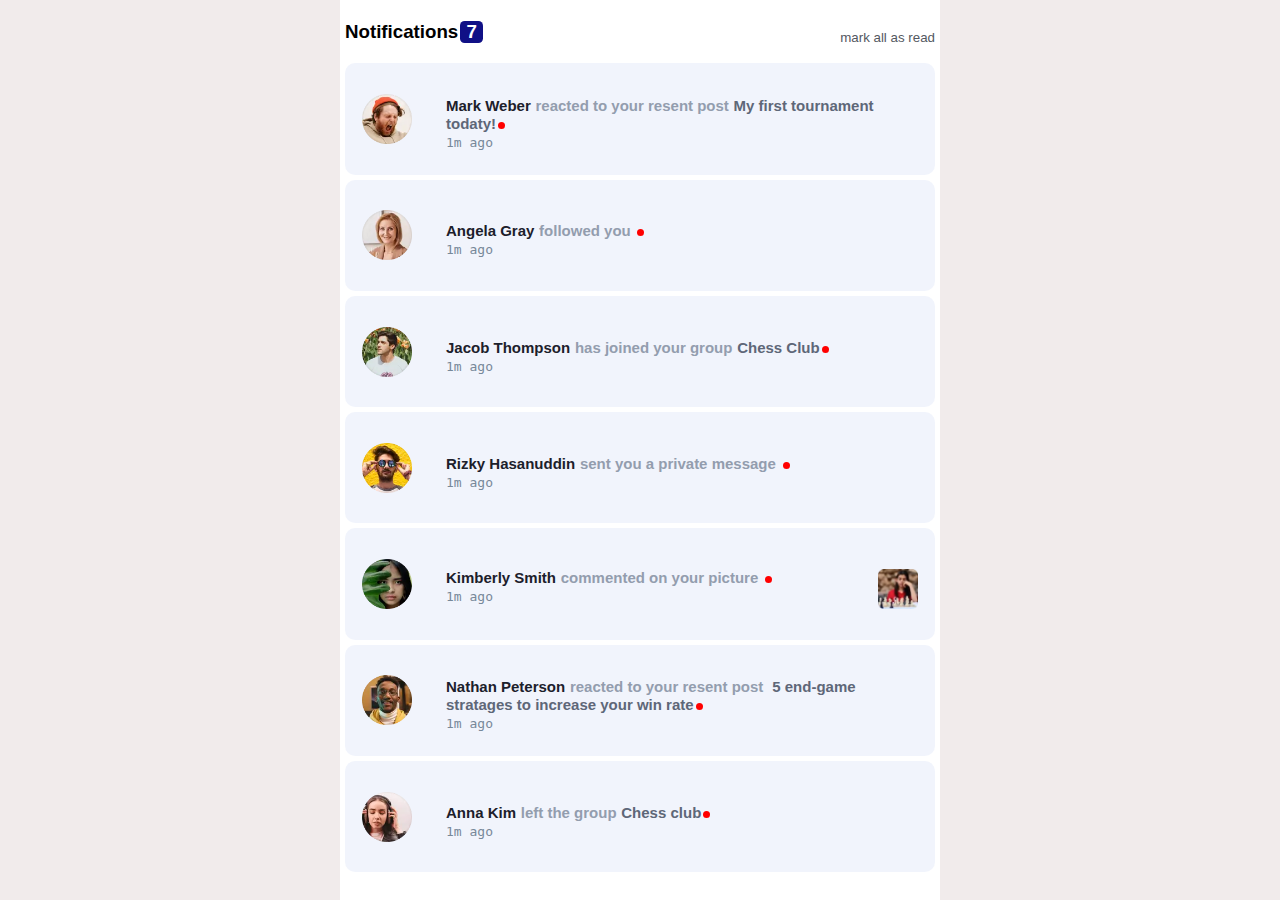
<file: index.html>
<!DOCTYPE html>
<html lang="en">
  <head>
    <meta charset="UTF-8" />
    <meta http-equiv="X-UA-Compatible" content="IE=edge" />
    <meta name="viewport" content="width=device-width, initial-scale=1.0" />
    <title>notifications</title>
    <link rel="stylesheet" type="text/css" href="./style.css" />
  </head>
  <body>
    <main id="container">
      <div class="top">
        <h3>Notifications <span id="counter"></span></h3>
        <button id="read">mark all as read</button>
      </div>
    </main>
    <script src="./main.js"></script>
  </body>
</html>
</file>
<file: style.css>
* {
  box-sizing: border-box;
  margin: 0;
  padding: 0;
  font-family: Helvetica;
}
body {
  position: relative;
  background-color: rgb(241, 235, 235);
  overflow: hidden;
}

img {
  height: 100%;
  width: 100%;
}
/*MAIN STYLE*/
#container {
  position: relative;
  padding: 5px;
  height: 100vh;
  background-color: rgb(255, 255, 255);
  max-width: 600px;
  min-width: 240px;
  margin-left: auto;
  margin-right: auto;
  overflow: auto;
}
.top {
  display: flex;
  width:inherit;
  align-items: center;
  height: 6%;
  justify-content: space-between;
}
.top button {
  position: relative;
  height: 100%;
  border: none;
  padding-top: 2%;
  text-align: center;
  width: fit-content;
  color: hsl(218, 6%, 35%);
  background-color: transparent;
}
.notification {
  width: 100%;
  margin-top: 5px;
  min-height: 12.5%; 
  position: relative;
  border-radius: 10px;
  display: flex;
  align-items: center;
  justify-content: space-around;
  position: relative;
}
.notification:hover {
  background-color: rgba(115, 150, 224, 0.5);
}
.inner_div {
  padding-top: 10px;
  height: 100%;
  width: 80%;
  position: relative;
}

/* picture refrence for notification */
.inner_div_rev {
  padding-top: 10px;
  height: 100%;
  width: 80%;
}
.ref_src {
  height: 40px;
  width: 40px;
  float: right;
}

.name {
  color: hsl(224, 21%, 14%);
  font-weight: bold;
  font-size: 15px;
}

.data {
  color: hsl(219, 14%, 63%);
  font-weight: bold;
  font-size: 15px;
  margin-left: 1%;
}
.timeStamp {
  color: lightslategray;
  font-family: monospace;
}
.timeStamp::after {
  content: "m ago";
}
.reference {
  color: hsl(219, 12%, 42%);
  font-weight: bold;
  font-size: 15px;
  margin-left: 1%;
}

/* hold profile picture */
.pic_frame {
  height: 10vw;
  width: 10vw;
  max-height: 50px;
  max-width: 50px;
  border-radius: 50%;
}
/* style for unread notification */
.newNotification {
  background-color: rgba(115, 150, 224, 0.1);
}

.newNotification p::after {
  display: inline-block;
  content: " ";
  height: 7px;
  width: 7px;
  margin-left: 2px;
  border-radius: 50%;
  background-color: red;
}
/* notification counter */
#counter {
  background-color: rgb(16, 16, 134);
  color: white;
  margin-left: 2px;
  border-radius: 20%;
  padding-left: 5%;
  padding-right: 5%;
}
.top h3 {
  display: flex;
}
</file>
